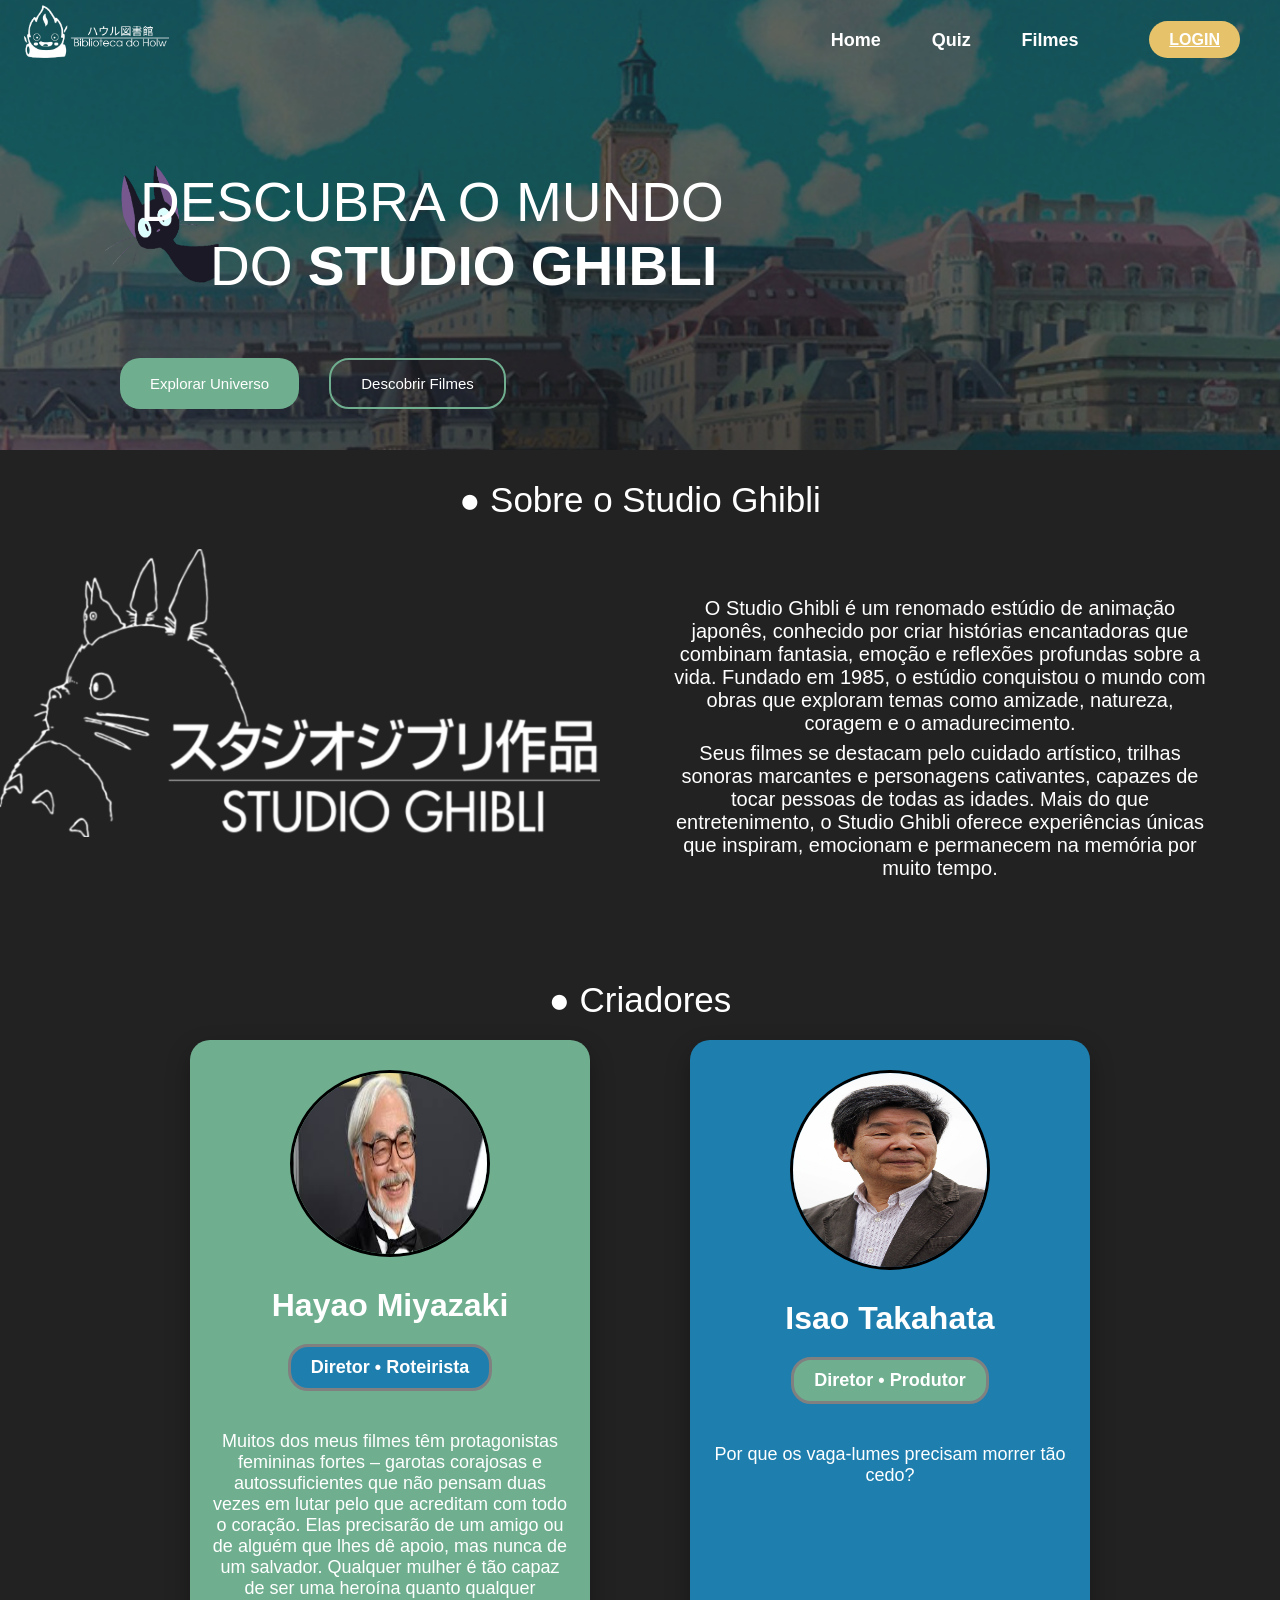
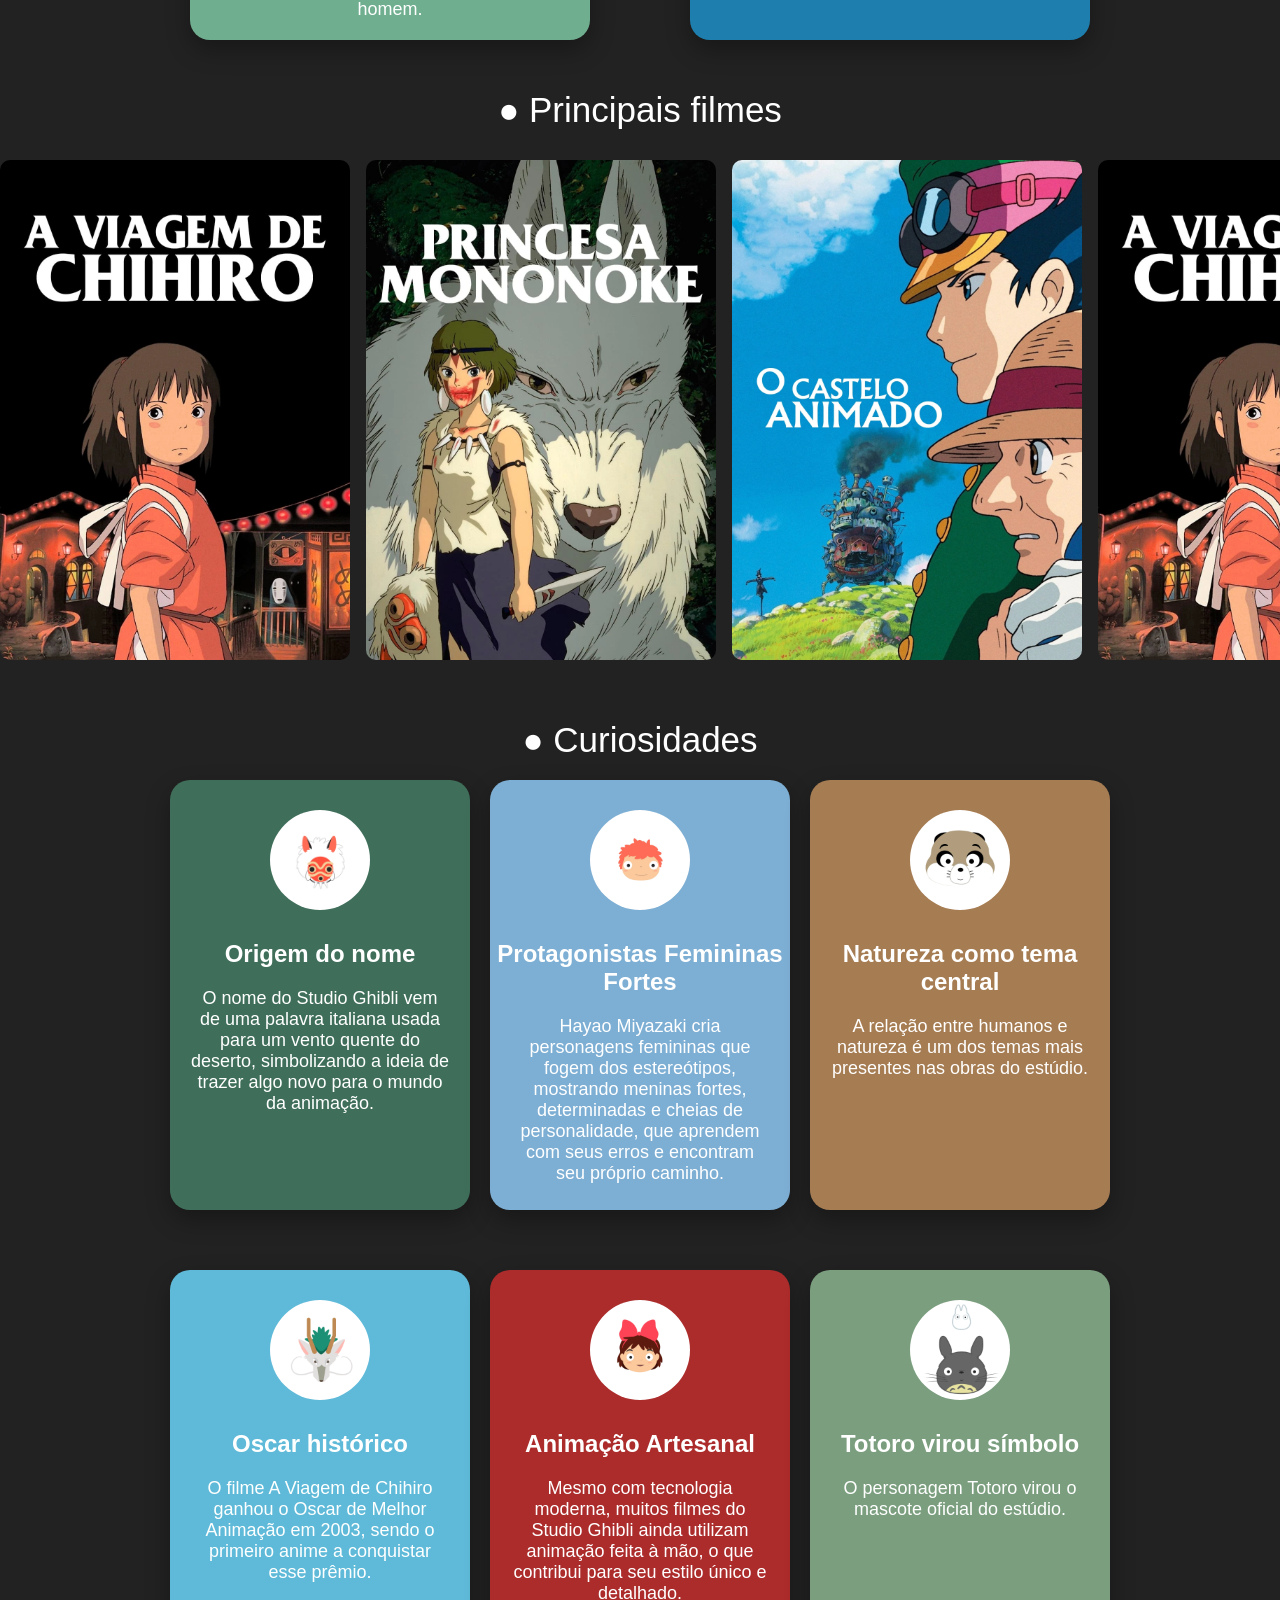
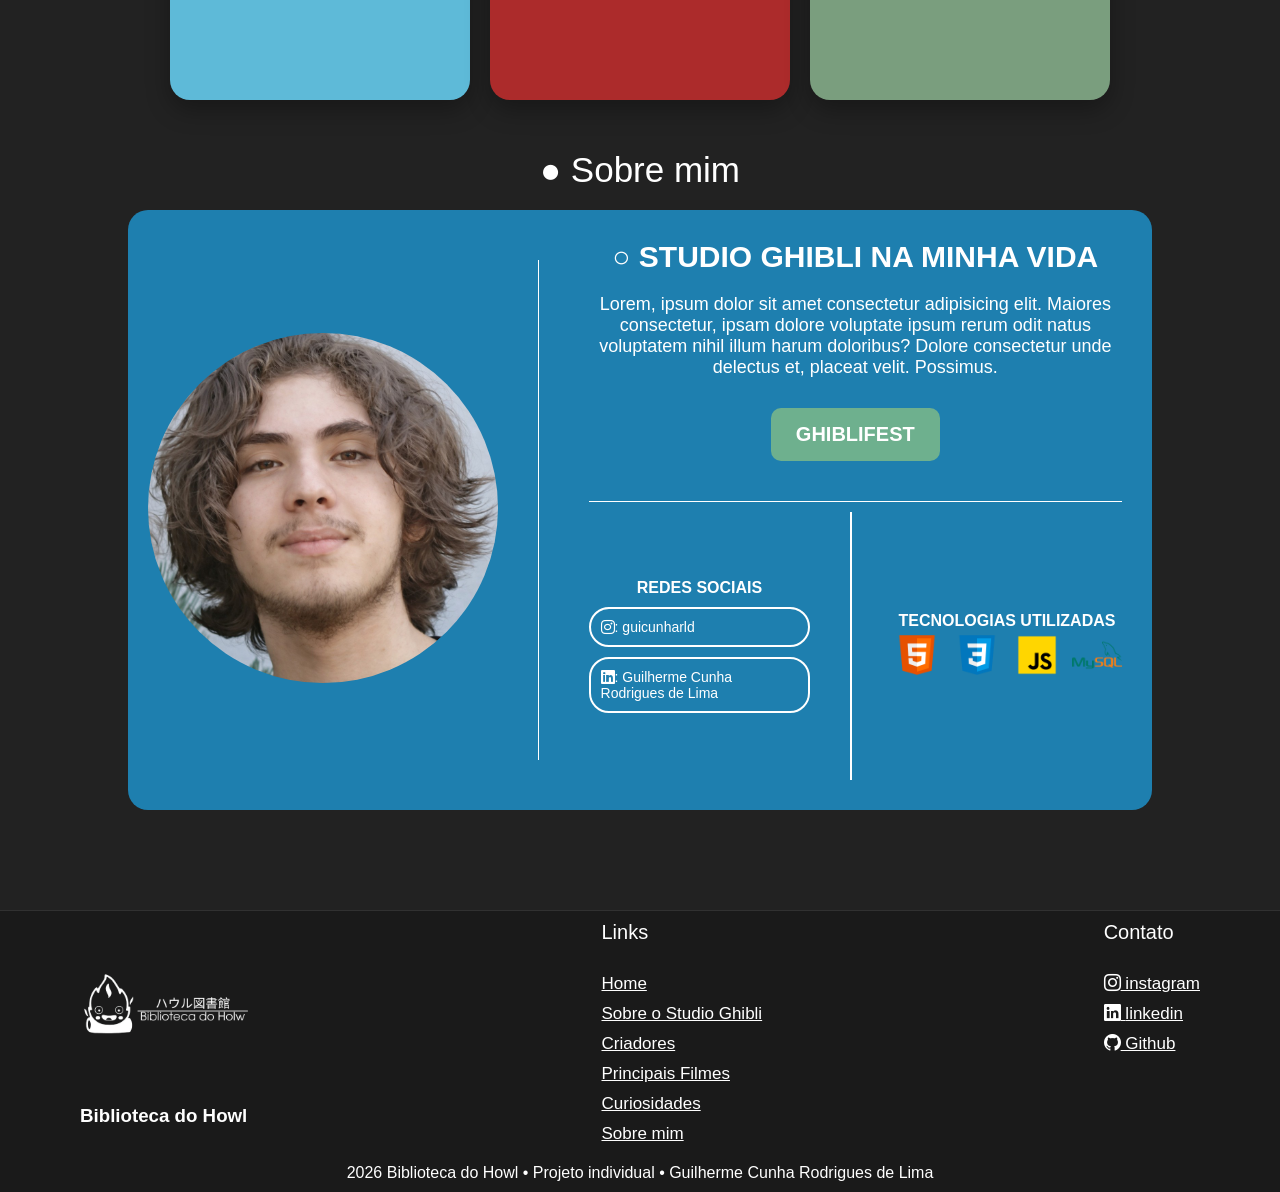
<file: Front-End/index.html>
<!DOCTYPE html>
<html lang="pt-br">
    <head>
        <meta charset="UTF-8" />
        <meta name="viewport" content="width=device-width, initial-scale=1.0" />
        <link rel="stylesheet" href="./css/home.css" />
        <link rel="stylesheet" href="./css/nav.css" />
        <link
            rel="stylesheet"
            href="https://cdn.jsdelivr.net/npm/bootstrap-icons@1.13.1/font/bootstrap-icons.min.css"
        />
        <title>Biblioteca do Howl</title>
    </head>
    <body>
        <div class="div_container">
            <div class="div_carrousel">
                <div
                    class="div_card"
                    style="background-image: url(./assets/fundo.png)"
                ></div>

                <div class="div_navbar">
                    <div class="div_logo">
                        <img
                            src="./assets/LogoB.png"
                            alt="logo Biblioteca do Howl"
                            class="logoImg"
                        />
                    </div>

                    <nav class="navbar">
                        <div class="btn_links">
                            <a class="link ativo">Home</a>
                            <a class="link">Quiz</a>
                            <a class="link">Filmes</a>
                        </div>

                        <div class="btn_login">
                            <a class="link login" href="login.html">LOGIN</a>
                        </div>
                    </nav>
                </div>

                <div class="txt_p">
                    <p>DESCUBRA O MUNDO</p>
                    <img src="./assets/JIJI.png" alt="" class="img_jiji" />
                    <p class="txt_p2">DO <b>STUDIO GHIBLI</b></p>
                </div>

                <div class="div_btns">
                    <button class="btn_explorar">Explorar Universo</button>
                    <button class="btn_filmes"><p>Descobrir Filmes</p></button>
                </div>
            </div>

            <div class="main">
                <div class="titulo">
                    <span>● Sobre o Studio Ghibli</span>
                </div>

                <div class="div_sobreStudio">
                    <div>
                        <img
                            src="./assets/ghibli.png"
                            alt=""
                            class="img_sobreStudio"
                        />
                    </div>

                    <div class="div_textoSobreStudio">
                        <p class="p_sobreStudio">
                            O Studio Ghibli é um renomado estúdio de animação
                            japonês, conhecido por criar histórias encantadoras
                            que combinam fantasia, emoção e reflexões profundas
                            sobre a vida. Fundado em 1985, o estúdio conquistou
                            o mundo com obras que exploram temas como amizade,
                            natureza, coragem e o amadurecimento.
                        </p>
                        <p class="p_sobreStudio">
                            Seus filmes se destacam pelo cuidado artístico,
                            trilhas sonoras marcantes e personagens cativantes,
                            capazes de tocar pessoas de todas as idades. Mais do
                            que entretenimento, o Studio Ghibli oferece
                            experiências únicas que inspiram, emocionam e
                            permanecem na memória por muito tempo.
                        </p>
                    </div>
                </div>

                <div class="titulo">
                    <span>● Criadores</span>
                </div>

                <div class="div_containerCriadores">
                    <div class="div_criadores">
                        <div class="div_cardCriadores miyazaki">
                            <img src="./assets/miyazaki.jpg" alt="" />
                            <h1>Hayao Miyazaki</h1>
                            <span>Diretor • Roteirista</span>
                            <p>
                                Muitos dos meus filmes têm protagonistas
                                femininas fortes – garotas corajosas e
                                autossuficientes que não pensam duas vezes em
                                lutar pelo que acreditam com todo o coração.
                                Elas precisarão de um amigo ou de alguém que
                                lhes dê apoio, mas nunca de um salvador.
                                Qualquer mulher é tão capaz de ser uma heroína
                                quanto qualquer homem.
                            </p>
                        </div>

                        <div class="div_cardCriadores Takahata">
                            <img src="./assets/takahata.jpg" alt="" />
                            <h1>Isao Takahata</h1>
                            <span>Diretor • Produtor</span>
                            <p>
                                ⁠Por que os vaga-lumes precisam morrer tão cedo?
                            </p>
                        </div>
                    </div>
                </div>

                <div class="titulo">
                    <span>● Principais filmes</span>
                </div>

                <div class="div_carrouselImg">
                    <div class="div_cardsFilmes">
                        <div
                            class="div_cardFilme"
                            style="
                                background-image: url(./assets/Viagem_de_Chihiro_capa.webp);
                            "
                        >
                            <button>DESCUBRA MAIS SOBRE</button>
                        </div>

                        <div
                            class="div_cardFilme"
                            style="
                                background-image: url(./assets/Princesa_Mononoke.webp);
                            "
                        >
                            <button>DESCUBRA MAIS SOBRE</button>
                        </div>

                        <div
                            class="div_cardFilme"
                            style="
                                background-image: url(./assets/CasteloAnimado.webp);
                            "
                        >
                            <button>DESCUBRA MAIS SOBRE</button>
                        </div>

                        <div
                            class="div_cardFilme"
                            style="
                                background-image: url(./assets/Viagem_de_Chihiro_capa.webp);
                            "
                        >
                            <button>DESCUBRA MAIS SOBRE</button>
                        </div>

                        <div
                            class="div_cardFilme"
                            style="
                                background-image: url(./assets/Princesa_Mononoke.webp);
                            "
                        >
                            <button>DESCUBRA MAIS SOBRE</button>
                        </div>

                        <div
                            class="div_cardFilme"
                            style="
                                background-image: url(./assets/CasteloAnimado.webp);
                            "
                        >
                            <button>DESCUBRA MAIS SOBRE</button>
                        </div>
                    </div>

                    <div aria-hidden class="div_cardsFilmes">
                        <div
                            class="div_cardFilme"
                            style="
                                background-image: url(./assets/Viagem_de_Chihiro_capa.webp);
                            "
                        >
                            <button>DESCUBRA MAIS SOBRE</button>
                        </div>

                        <div
                            class="div_cardFilme"
                            style="
                                background-image: url(./assets/Princesa_Mononoke.webp);
                            "
                        >
                            <button>DESCUBRA MAIS SOBRE</button>
                        </div>

                        <div
                            class="div_cardFilme"
                            style="
                                background-image: url(./assets/CasteloAnimado.webp);
                            "
                        >
                            <button>DESCUBRA MAIS SOBRE</button>
                        </div>

                        <div
                            class="div_cardFilme"
                            style="
                                background-image: url(./assets/Viagem_de_Chihiro_capa.webp);
                            "
                        >
                            <button>DESCUBRA MAIS SOBRE</button>
                        </div>

                        <div
                            class="div_cardFilme"
                            style="
                                background-image: url(./assets/Princesa_Mononoke.webp);
                            "
                        >
                            <button>DESCUBRA MAIS SOBRE</button>
                        </div>

                        <div
                            class="div_cardFilme"
                            style="
                                background-image: url(./assets/CasteloAnimado.webp);
                            "
                        >
                            <button>DESCUBRA MAIS SOBRE</button>
                        </div>
                    </div>
                </div>

                <div class="titulo">
                    <span>● Curiosidades</span>
                </div>

                <div class="div_containerCuriosidade">
                    <div class="div_Curiosidade">
                        <div class="div_cardCuriosidade mononokeIcon">
                            <img src="./assets/mononokeIcon.jpg" alt="" />
                            <h2>Origem do nome</h2>

                            <p>
                                O nome do Studio Ghibli vem de uma palavra
                                italiana usada para um vento quente do deserto,
                                simbolizando a ideia de trazer algo novo para o
                                mundo da animação.
                            </p>
                        </div>

                        <div class="div_cardCuriosidade PonyoIcon">
                            <img src="./assets/PonyoIcon.webp" alt="" />
                            <h2>Protagonistas Femininas Fortes</h2>

                            <p>
                                Hayao Miyazaki cria personagens femininas que
                                fogem dos estereótipos, mostrando meninas
                                fortes, determinadas e cheias de personalidade,
                                que aprendem com seus erros e encontram seu
                                próprio caminho.
                            </p>
                        </div>

                        <div class="div_cardCuriosidade pomPoko">
                            <img src="./assets/pomPoko.webp" alt="" />
                            <h2>Natureza como tema central</h2>

                            <p>
                                A relação entre humanos e natureza é um dos
                                temas mais presentes nas obras do estúdio.
                            </p>
                        </div>

                        <div class="div_cardCuriosidade HakuIcon">
                            <img src="./assets/HakuIcon.webp" alt="" />
                            <h2>Oscar histórico</h2>

                            <p>
                                O filme A Viagem de Chihiro ganhou o Oscar de
                                Melhor Animação em 2003, sendo o primeiro anime
                                a conquistar esse prêmio.
                            </p>
                        </div>

                        <div class="div_cardCuriosidade KikiIcon">
                            <img src="./assets/KikiIcon.webp" alt="" />
                            <h2>Animação Artesanal</h2>
                            <p>
                                Mesmo com tecnologia moderna, muitos filmes do
                                Studio Ghibli ainda utilizam animação feita à
                                mão, o que contribui para seu estilo único e
                                detalhado.
                            </p>
                        </div>

                        <div class="div_cardCuriosidade totoroIcon">
                            <img src="./assets/totoro.webp" alt="" />
                            <h2>Totoro virou símbolo</h2>

                            <p>
                                O personagem Totoro virou o mascote oficial do
                                estúdio.
                            </p>
                        </div>
                    </div>
                </div>

                <div class="titulo">
                    <span>● Sobre mim</span>
                </div>

                <div class="div_contSobreMim">
                    <div class="div_sobreMim">
                        <div class="div_imgSobreMim">
                            <img src="./assets/fotoSobre.jpeg" alt="" />
                        </div>

                        <div class="linha"></div>

                        <div class="div_conteudoSobreMim">
                            <h2 class="span_sobreMim">
                                ○ STUDIO GHIBLI NA MINHA VIDA
                            </h2>
                            <p class="p_sobreMim">
                                Lorem, ipsum dolor sit amet consectetur
                                adipisicing elit. Maiores consectetur, ipsam
                                dolore voluptate ipsum rerum odit natus
                                voluptatem nihil illum harum doloribus? Dolore
                                consectetur unde delectus et, placeat velit.
                                Possimus.
                            </p>

                            <button class="btn_ghibliFest">GHIBLIFEST</button>

                            <div class="linhaH"></div>

                            <div class="div_conteudoBaixoSobre">
                                <div class="div_redeSocial">
                                    <h4>REDES SOCIAIS</h4>
                                    <div class="div_caixaRedeSocial">
                                        <i class="bi bi-instagram"></i>:
                                        guicunharld
                                    </div>
                                    <div class="div_caixaRedeSocial">
                                        <i class="bi bi-linkedin"></i>:
                                        Guilherme Cunha Rodrigues de Lima
                                    </div>
                                </div>

                                <div class="linhaP"></div>

                                <div class="div_tecnologias">
                                    <h4>TECNOLOGIAS UTILIZADAS</h4>

                                    <div class="div_tecnologiasImg">
                                        <img
                                            src="./assets/html.png"
                                            alt=""
                                            class="img_tecnologias"
                                        />
                                        <img
                                            src="./assets/Css.png"
                                            alt=""
                                            class="img_tecnologias"
                                        />
                                        <img
                                            src="./assets/Js.png"
                                            alt=""
                                            class="img_tecnologias"
                                        />
                                        <img
                                            src="./assets/Mysql.png"
                                            alt=""
                                            class="img_tecnologias"
                                        />
                                    </div>
                                </div>
                            </div>
                        </div>
                    </div>
                </div>

                <div class="div_containerFooter">
                    <div class="div_footer">
                        <div class="div_conteudoCimaFooter">
                            <div class="div_logoFooter">
                                <img src="./assets/LogoB.png" alt="" />
                                <h3>Biblioteca do Howl</h3>
                            </div>

                            <div class="div_linksFooter">
                                <p>Links</p>
                                <a href="">Home</a>
                                <a href="">Sobre o Studio Ghibli</a>
                                <a href="">Criadores</a>
                                <a href="">Principais Filmes</a>
                                <a href="">Curiosidades</a>
                                <a href="">Sobre mim</a>
                            </div>

                            <div class="div_contatoFooter">
                                <p>Contato</p>
                                <a href="">
                                    <i class="bi bi-instagram"></i> instagram</a
                                >
                                <a href=""
                                    ><i class="bi bi-linkedin"> </i> linkedin</a
                                >
                                <a href="">
                                    <i class="bi bi-github"></i> Github</a
                                >
                            </div>
                        </div>
                       
                        <div class="div_conteudoBaixoFooter">
                            <p>2026 Biblioteca do Howl • Projeto individual • Guilherme Cunha Rodrigues de Lima</p>
                        </div>
                    </div>
                </div>
            </div>
        </div>
    </body>
</html>
</file>
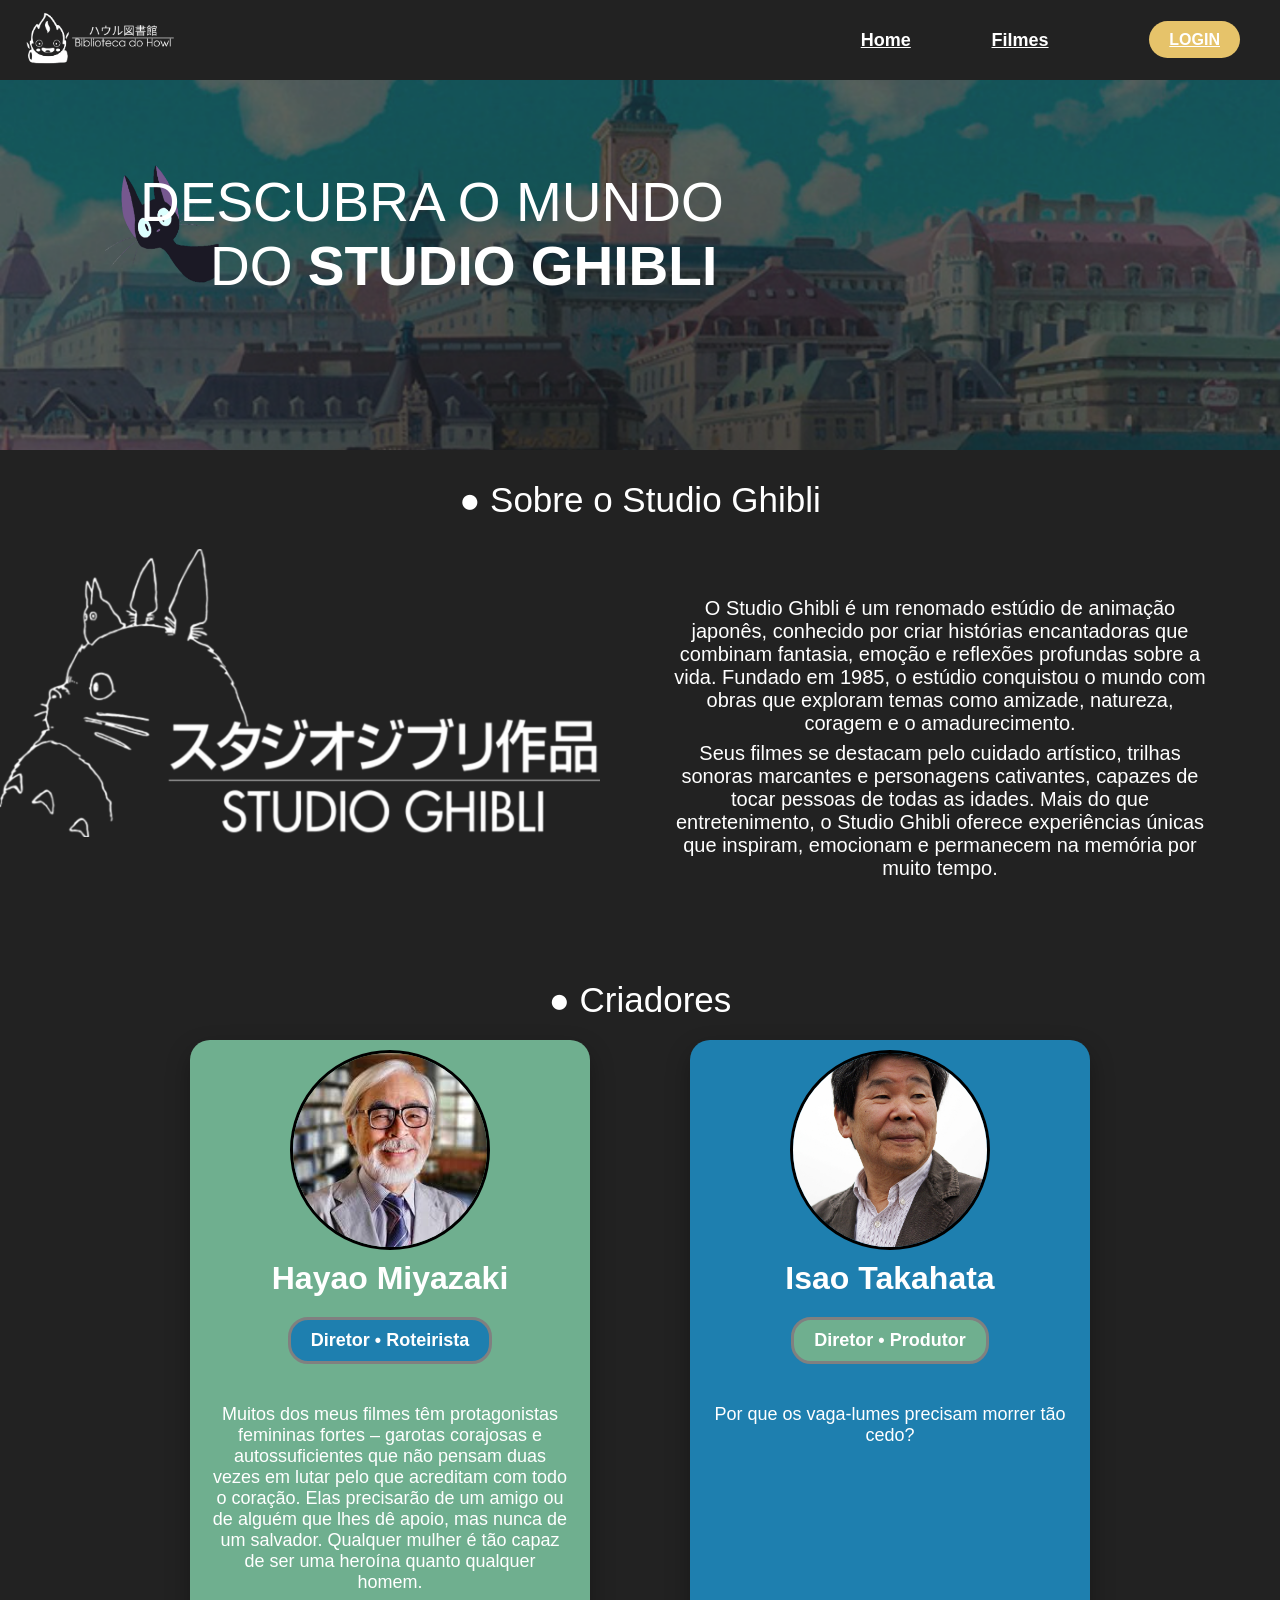
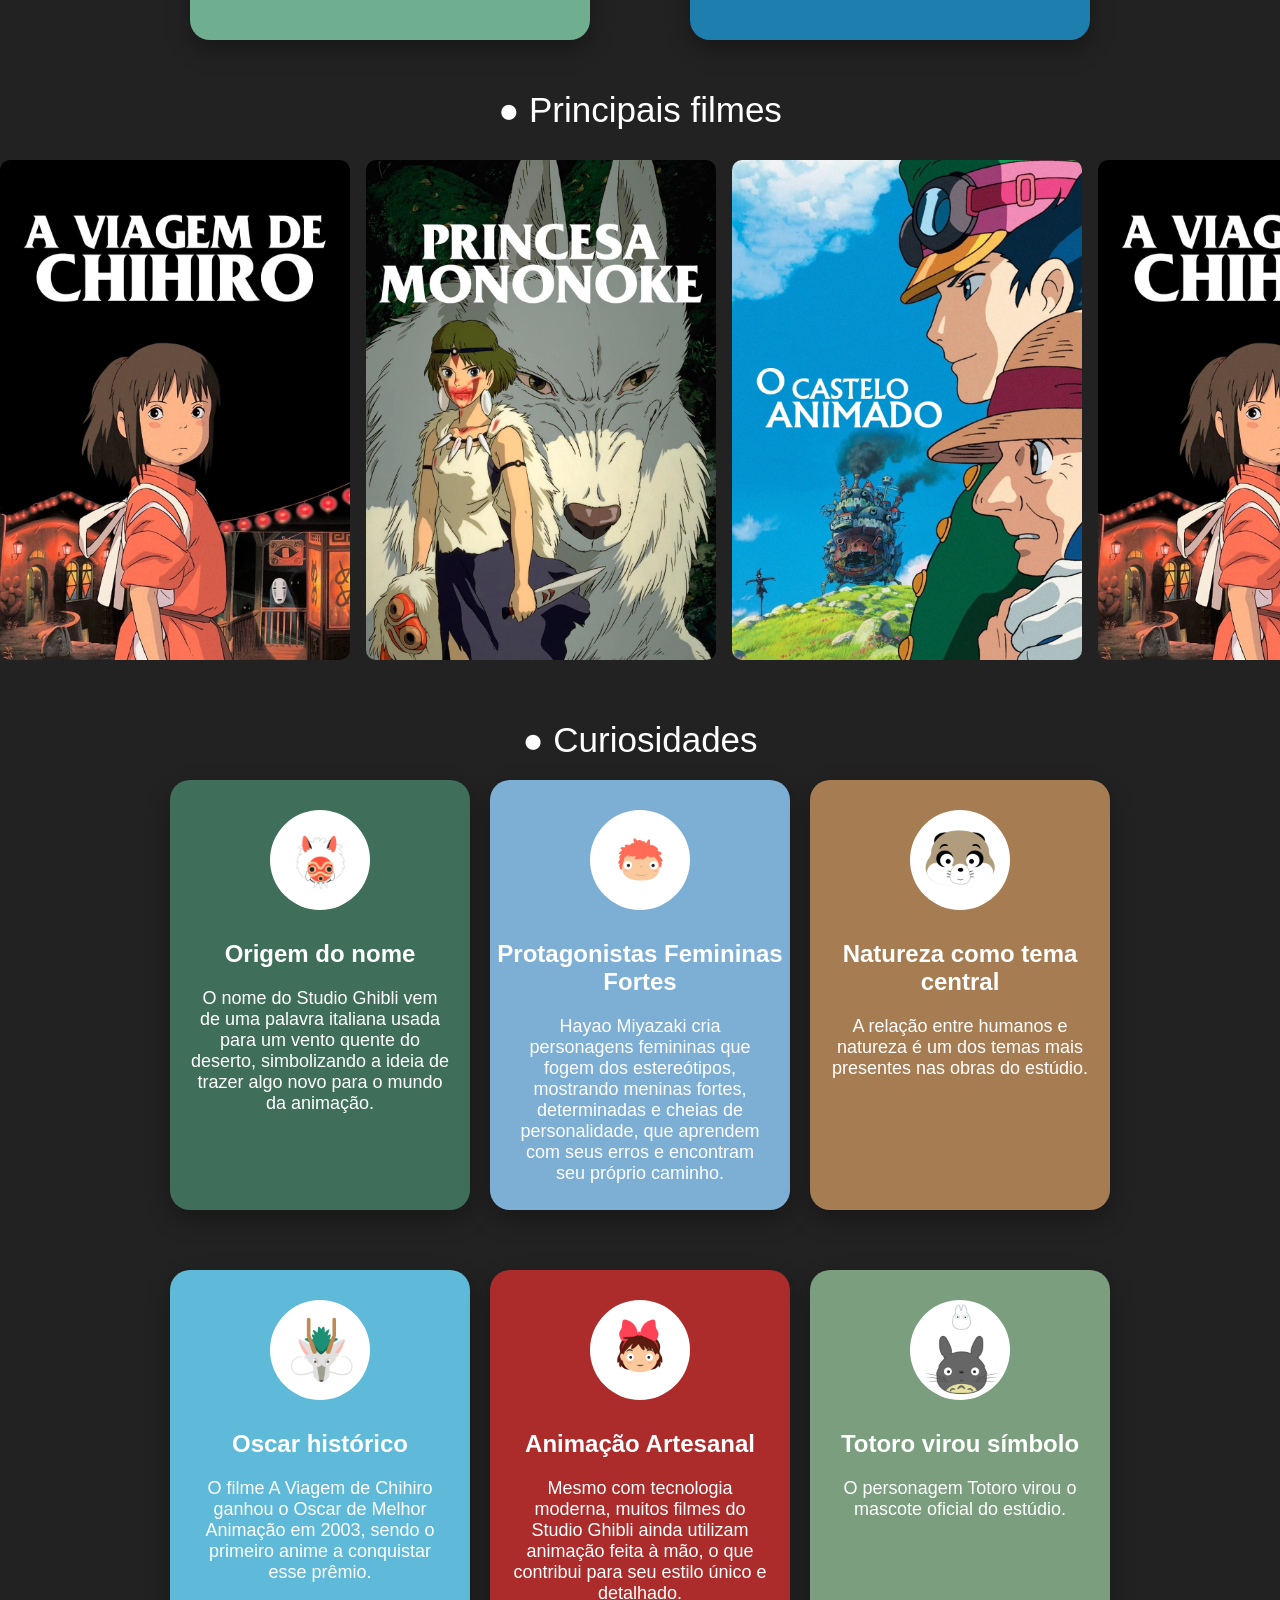
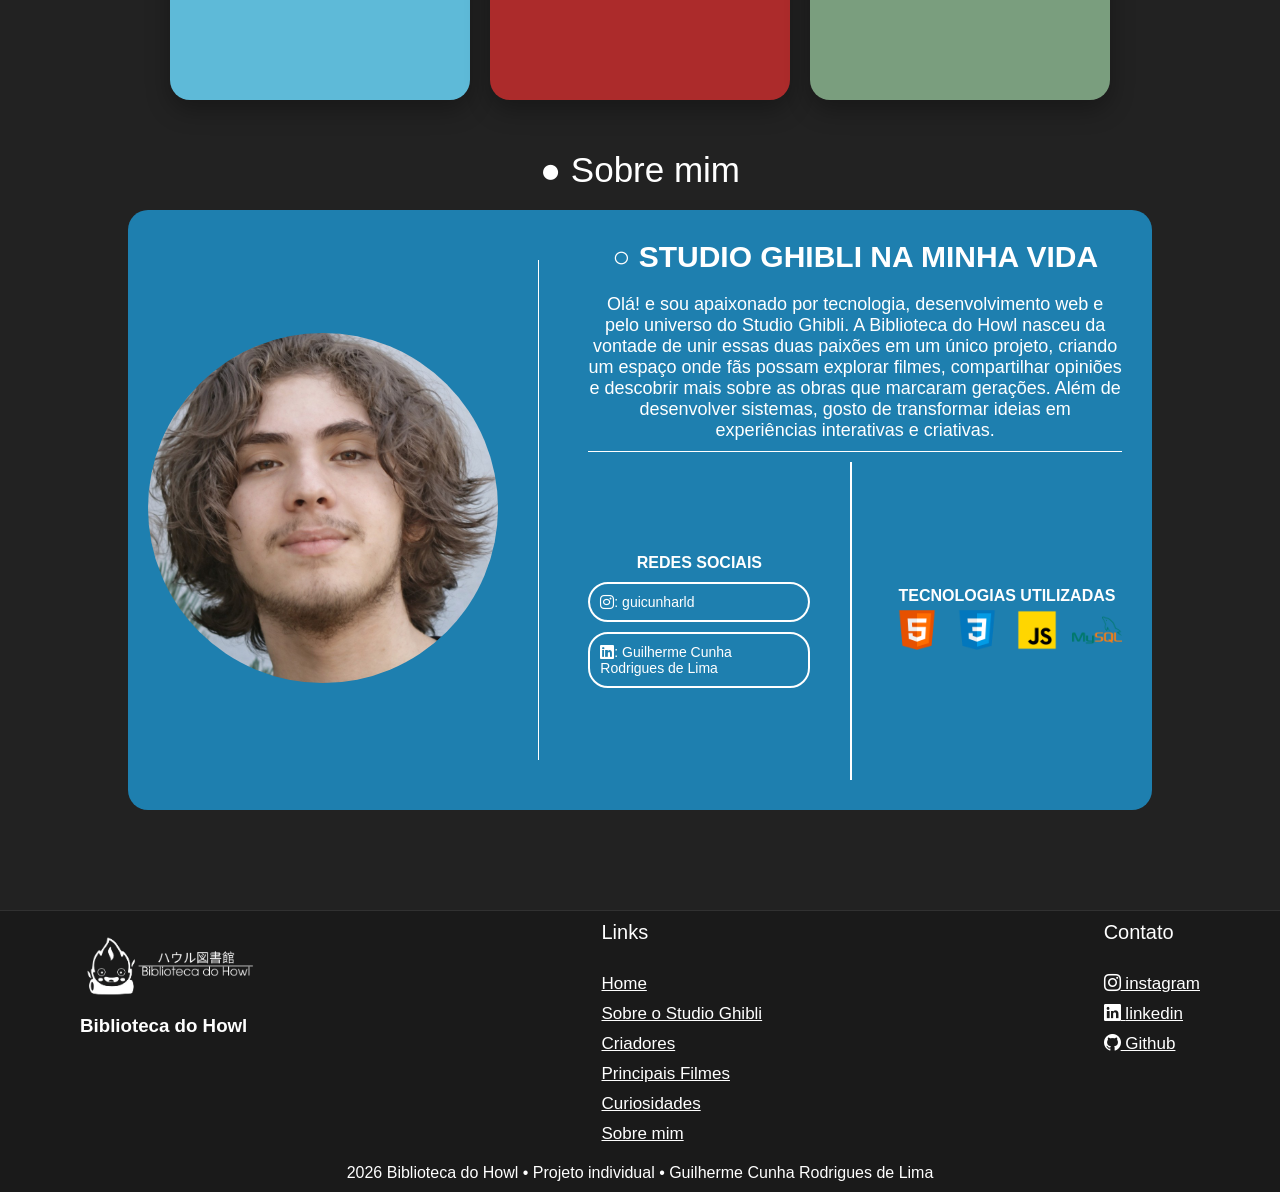
<file: public/index.html>
<!DOCTYPE html>
<html lang="pt-br">
    <head>
        <meta charset="UTF-8" />
        <meta name="viewport" content="width=device-width, initial-scale=1.0" />
        <link rel="stylesheet" href="./css/home.css" />
        <link rel="stylesheet" href="./css/nav.css" />
        <link
            rel="stylesheet"
            href="https://cdn.jsdelivr.net/npm/bootstrap-icons@1.13.1/font/bootstrap-icons.min.css"
        />
        <title>Biblioteca do Howl</title>
    </head>
    <body>
        <div class="div_container">
            <div class="div_carrousel">
                <div
                    class="div_card"
                    style="background-image: url(./assets/fundo.png)"
                ></div>

                <div id="navbar"></div>

                <div class="txt_p">
                    <p>DESCUBRA O MUNDO</p>
                    <img src="./assets/JIJI.png" alt="" class="img_jiji" />
                    <p class="txt_p2">DO <b>STUDIO GHIBLI</b></p>
                </div>
            </div>

            <div class="main">
                <div class="titulo">
                    <span>● Sobre o Studio Ghibli</span>
                </div>

                <div class="div_sobreStudio">
                    <div>
                        <img
                            src="./assets/ghibli.png"
                            alt=""
                            class="img_sobreStudio"
                        />
                    </div>

                    <div class="div_textoSobreStudio">
                        <p class="p_sobreStudio">
                            O Studio Ghibli é um renomado estúdio de animação
                            japonês, conhecido por criar histórias encantadoras
                            que combinam fantasia, emoção e reflexões profundas
                            sobre a vida. Fundado em 1985, o estúdio conquistou
                            o mundo com obras que exploram temas como amizade,
                            natureza, coragem e o amadurecimento.
                        </p>
                        <p class="p_sobreStudio">
                            Seus filmes se destacam pelo cuidado artístico,
                            trilhas sonoras marcantes e personagens cativantes,
                            capazes de tocar pessoas de todas as idades. Mais do
                            que entretenimento, o Studio Ghibli oferece
                            experiências únicas que inspiram, emocionam e
                            permanecem na memória por muito tempo.
                        </p>
                    </div>
                </div>

                <div class="titulo">
                    <span>● Criadores</span>
                </div>

                <div class="div_containerCriadores">
                    <div class="div_criadores">
                        <div class="div_cardCriadores miyazaki">
                            <img src="./assets/miyazaki.jpg" alt="" />
                            <h1>Hayao Miyazaki</h1>
                            <span>Diretor • Roteirista</span>
                            <p>
                                Muitos dos meus filmes têm protagonistas
                                femininas fortes – garotas corajosas e
                                autossuficientes que não pensam duas vezes em
                                lutar pelo que acreditam com todo o coração.
                                Elas precisarão de um amigo ou de alguém que
                                lhes dê apoio, mas nunca de um salvador.
                                Qualquer mulher é tão capaz de ser uma heroína
                                quanto qualquer homem.
                            </p>
                        </div>

                        <div class="div_cardCriadores Takahata">
                            <img src="./assets/takahata.jpg" alt="" />
                            <h1>Isao Takahata</h1>
                            <span>Diretor • Produtor</span>
                            <p>
                                ⁠Por que os vaga-lumes precisam morrer tão cedo?
                            </p>
                        </div>
                    </div>
                </div>

                <div class="titulo">
                    <span>● Principais filmes</span>
                </div>

                <div class="div_carrouselImg">
                    <div class="div_cardsFilmes">
                        <div
                            class="div_cardFilme"
                            style="
                                background-image: url(./assets/Viagem_de_Chihiro_capa.webp);
                            "
                        >
                            <a href="./filmes.html"
                                ><button>DESCUBRA MAIS SOBRE</button></a
                            >
                        </div>

                        <div
                            class="div_cardFilme"
                            style="
                                background-image: url(./assets/Princesa_Mononoke.webp);
                            "
                        >
                            <a href="./filmes.html"
                                ><button>DESCUBRA MAIS SOBRE</button></a
                            >
                        </div>

                        <div
                            class="div_cardFilme"
                            style="
                                background-image: url(./assets/CasteloAnimado.webp);
                            "
                        >
                            <a href="./filmes.html"
                                ><button>DESCUBRA MAIS SOBRE</button></a
                            >
                        </div>

                        <div
                            class="div_cardFilme"
                            style="
                                background-image: url(./assets/Viagem_de_Chihiro_capa.webp);
                            "
                        >
                            <a href="./filmes.html"
                                ><button>DESCUBRA MAIS SOBRE</button></a
                            >
                        </div>

                        <div
                            class="div_cardFilme"
                            style="
                                background-image: url(./assets/Princesa_Mononoke.webp);
                            "
                        >
                            <a href="./filmes.html"
                                ><button>DESCUBRA MAIS SOBRE</button></a
                            >
                        </div>

                        <div
                            class="div_cardFilme"
                            style="
                                background-image: url(./assets/CasteloAnimado.webp);
                            "
                        >
                            <a href="./filmes.html"
                                ><button>DESCUBRA MAIS SOBRE</button></a
                            >
                        </div>
                    </div>

                    <div aria-hidden class="div_cardsFilmes">
                        <div
                            class="div_cardFilme"
                            style="
                                background-image: url(./assets/Viagem_de_Chihiro_capa.webp);
                            "
                        >
                            <a href="./filmes.html"
                                ><button>DESCUBRA MAIS SOBRE</button></a
                            >
                        </div>

                        <div
                            class="div_cardFilme"
                            style="
                                background-image: url(./assets/Princesa_Mononoke.webp);
                            "
                        >
                            <a href="./filmes.html"
                                ><button>DESCUBRA MAIS SOBRE</button></a
                            >
                        </div>

                        <div
                            class="div_cardFilme"
                            style="
                                background-image: url(./assets/CasteloAnimado.webp);
                            "
                        >
                            <a href="./filmes.html"
                                ><button>DESCUBRA MAIS SOBRE</button></a
                            >
                        </div>

                        <div
                            class="div_cardFilme"
                            style="
                                background-image: url(./assets/Viagem_de_Chihiro_capa.webp);
                            "
                        >
                            <a href="./filmes.html"
                                ><button>DESCUBRA MAIS SOBRE</button></a
                            >
                        </div>

                        <div
                            class="div_cardFilme"
                            style="
                                background-image: url(./assets/Princesa_Mononoke.webp);
                            "
                        >
                            <a href="./filmes.html"
                                ><button>DESCUBRA MAIS SOBRE</button></a
                            >
                        </div>

                        <div
                            class="div_cardFilme"
                            style="
                                background-image: url(./assets/CasteloAnimado.webp);
                            "
                        >
                            <a href="./filmes.html"
                                ><button>DESCUBRA MAIS SOBRE</button></a
                            >
                        </div>
                    </div>
                </div>

                <div class="titulo">
                    <span>● Curiosidades</span>
                </div>

                <div class="div_containerCuriosidade">
                    <div class="div_Curiosidade">
                        <div class="div_cardCuriosidade mononokeIcon">
                            <img src="./assets/mononokeIcon.jpg" alt="" />
                            <h2>Origem do nome</h2>

                            <p>
                                O nome do Studio Ghibli vem de uma palavra
                                italiana usada para um vento quente do deserto,
                                simbolizando a ideia de trazer algo novo para o
                                mundo da animação.
                            </p>
                        </div>

                        <div class="div_cardCuriosidade PonyoIcon">
                            <img src="./assets/PonyoIcon.webp" alt="" />
                            <h2>Protagonistas Femininas Fortes</h2>

                            <p>
                                Hayao Miyazaki cria personagens femininas que
                                fogem dos estereótipos, mostrando meninas
                                fortes, determinadas e cheias de personalidade,
                                que aprendem com seus erros e encontram seu
                                próprio caminho.
                            </p>
                        </div>

                        <div class="div_cardCuriosidade pomPoko">
                            <img src="./assets/pomPoko.webp" alt="" />
                            <h2>Natureza como tema central</h2>

                            <p>
                                A relação entre humanos e natureza é um dos
                                temas mais presentes nas obras do estúdio.
                            </p>
                        </div>

                        <div class="div_cardCuriosidade HakuIcon">
                            <img src="./assets/HakuIcon.webp" alt="" />
                            <h2>Oscar histórico</h2>

                            <p>
                                O filme A Viagem de Chihiro ganhou o Oscar de
                                Melhor Animação em 2003, sendo o primeiro anime
                                a conquistar esse prêmio.
                            </p>
                        </div>

                        <div class="div_cardCuriosidade KikiIcon">
                            <img src="./assets/KikiIcon.webp" alt="" />
                            <h2>Animação Artesanal</h2>
                            <p>
                                Mesmo com tecnologia moderna, muitos filmes do
                                Studio Ghibli ainda utilizam animação feita à
                                mão, o que contribui para seu estilo único e
                                detalhado.
                            </p>
                        </div>

                        <div class="div_cardCuriosidade totoroIcon">
                            <img src="./assets/totoro.webp" alt="" />
                            <h2>Totoro virou símbolo</h2>

                            <p>
                                O personagem Totoro virou o mascote oficial do
                                estúdio.
                            </p>
                        </div>
                    </div>
                </div>

                <div class="titulo">
                    <span>● Sobre mim</span>
                </div>

                <div class="div_contSobreMim">
                    <div class="div_sobreMim">
                        <div class="div_imgSobreMim">
                            <img src="./assets/fotoSobre.jpeg" alt="" />
                        </div>

                        <div class="linha"></div>

                        <div class="div_conteudoSobreMim">
                            <h2 class="span_sobreMim">
                                ○ STUDIO GHIBLI NA MINHA VIDA
                            </h2>
                            <p class="p_sobreMim">
                                Olá! e sou apaixonado por
                                tecnologia, desenvolvimento web e pelo universo
                                do Studio Ghibli. A Biblioteca do Howl nasceu da
                                vontade de unir essas duas paixões em um único
                                projeto, criando um espaço onde fãs possam
                                explorar filmes, compartilhar opiniões e
                                descobrir mais sobre as obras que marcaram
                                gerações. Além de desenvolver sistemas, gosto de
                                transformar ideias em experiências interativas e
                                criativas.
                            </p>

                            <div class="linhaH"></div>

                            <div class="div_conteudoBaixoSobre">
                                <div class="div_redeSocial">
                                    <h4>REDES SOCIAIS</h4>
                                    <div class="div_caixaRedeSocial">
                                        <i class="bi bi-instagram"></i>:
                                        guicunharld
                                    </div>
                                    <div class="div_caixaRedeSocial">
                                        <i class="bi bi-linkedin"></i>:
                                        Guilherme Cunha Rodrigues de Lima
                                    </div>
                                </div>

                                <div class="linhaP"></div>

                                <div class="div_tecnologias">
                                    <h4>TECNOLOGIAS UTILIZADAS</h4>

                                    <div class="div_tecnologiasImg">
                                        <img
                                            src="./assets/html.png"
                                            alt=""
                                            class="img_tecnologias"
                                        />
                                        <img
                                            src="./assets/Css.png"
                                            alt=""
                                            class="img_tecnologias"
                                        />
                                        <img
                                            src="./assets/Js.png"
                                            alt=""
                                            class="img_tecnologias"
                                        />
                                        <img
                                            src="./assets/Mysql.png"
                                            alt=""
                                            class="img_tecnologias"
                                        />
                                    </div>
                                </div>
                            </div>
                        </div>
                    </div>
                </div>

                <div class="div_containerFooter">
                    <div class="div_footer">
                        <div class="div_conteudoCimaFooter">
                            <div class="div_logoFooter">
                                <img src="./assets/LogoB.png" alt="" />
                                <h3>Biblioteca do Howl</h3>
                            </div>

                            <div class="div_linksFooter">
                                <p>Links</p>
                                <a href="">Home</a>
                                <a href="">Sobre o Studio Ghibli</a>
                                <a href="">Criadores</a>
                                <a href="">Principais Filmes</a>
                                <a href="">Curiosidades</a>
                                <a href="">Sobre mim</a>
                            </div>

                            <div class="div_contatoFooter">
                                <p>Contato</p>
                                <a href="">
                                    <i class="bi bi-instagram"></i> instagram</a
                                >
                                <a href=""
                                    ><i class="bi bi-linkedin"> </i> linkedin</a
                                >
                                <a href="">
                                    <i class="bi bi-github"></i> Github</a
                                >
                            </div>
                        </div>

                        <div class="div_conteudoBaixoFooter">
                            <p>
                                2026 Biblioteca do Howl • Projeto individual •
                                Guilherme Cunha Rodrigues de Lima
                            </p>
                        </div>
                    </div>
                </div>
            </div>
        </div>

        <script src="./JS/global.js"></script>
    </body>
</html>
</file>
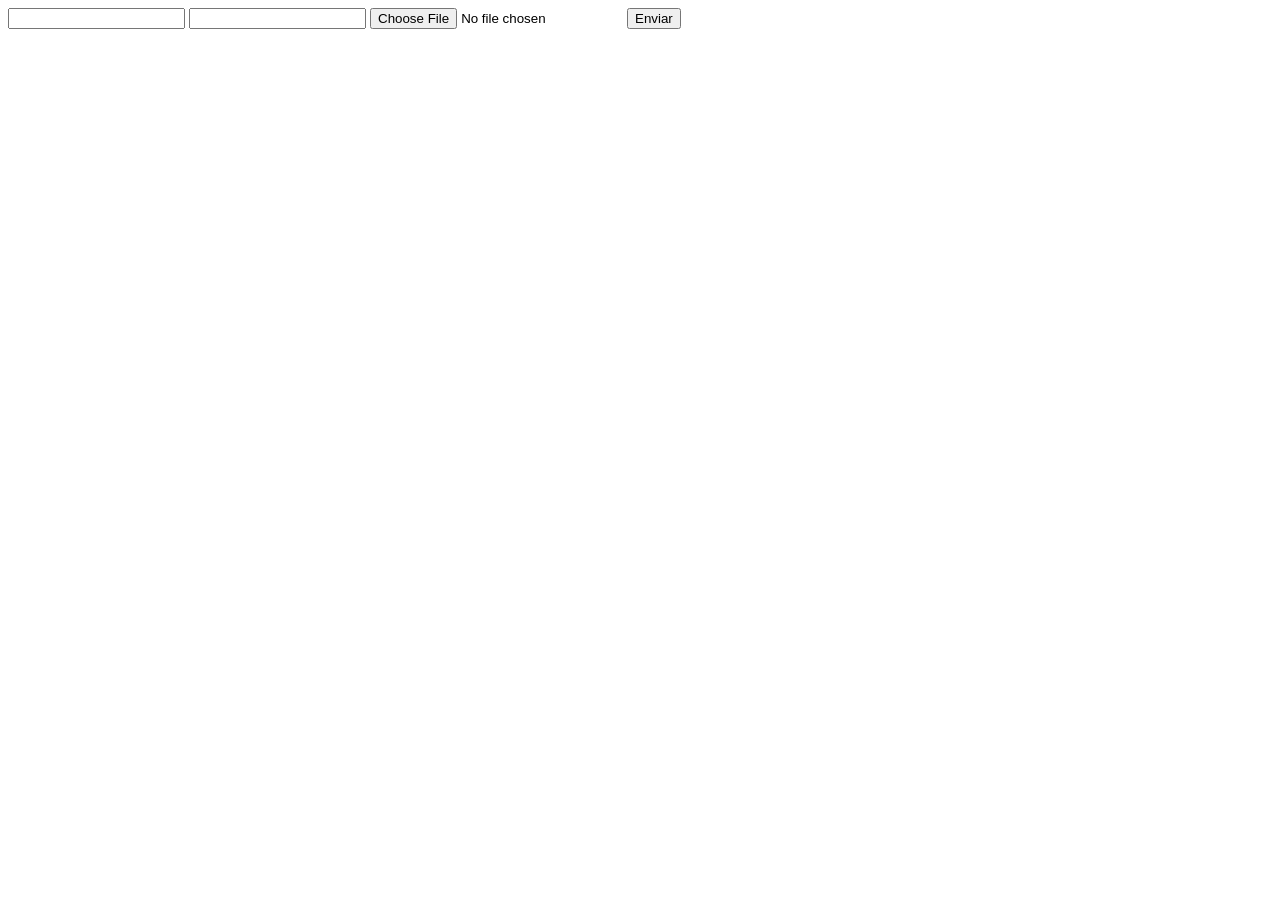
<file: DOCUMENTOS_DE_APOIO/exemplo_de_upload_de_arquivo/public/index.html>
<!DOCTYPE html>
<html lang="en">

<head>
  <meta charset="UTF-8">
  <meta http-equiv="X-UA-Compatible" content="IE=edge">
  <meta name="viewport" content="width=device-width, initial-scale=1.0">
  <title>Upload</title>
</head>

<body>

  <div>
    <input name="nome" id="nome" type="text" />
    <input name="email" id="email" type="url" />
    <input name="foto" id="foto" type="file" />
    <button onclick="enviar()">Enviar</button>
  </div>

  <div id="container"></div>
</body>

</html>

<script>
  function enviar() {
    const formData = new FormData();
    formData.append('foto', foto.files[0])
    formData.append('nome', nome.value)
    formData.append('email', email.value)

    fetch("/usuarios/cadastro", {
      method: "POST",
      body: formData
    })
      .then(res => {
        window.location = "./perfil.html"
      })
      .catch(err => {
        console.log(err);
      })
  }
</script>
</file>
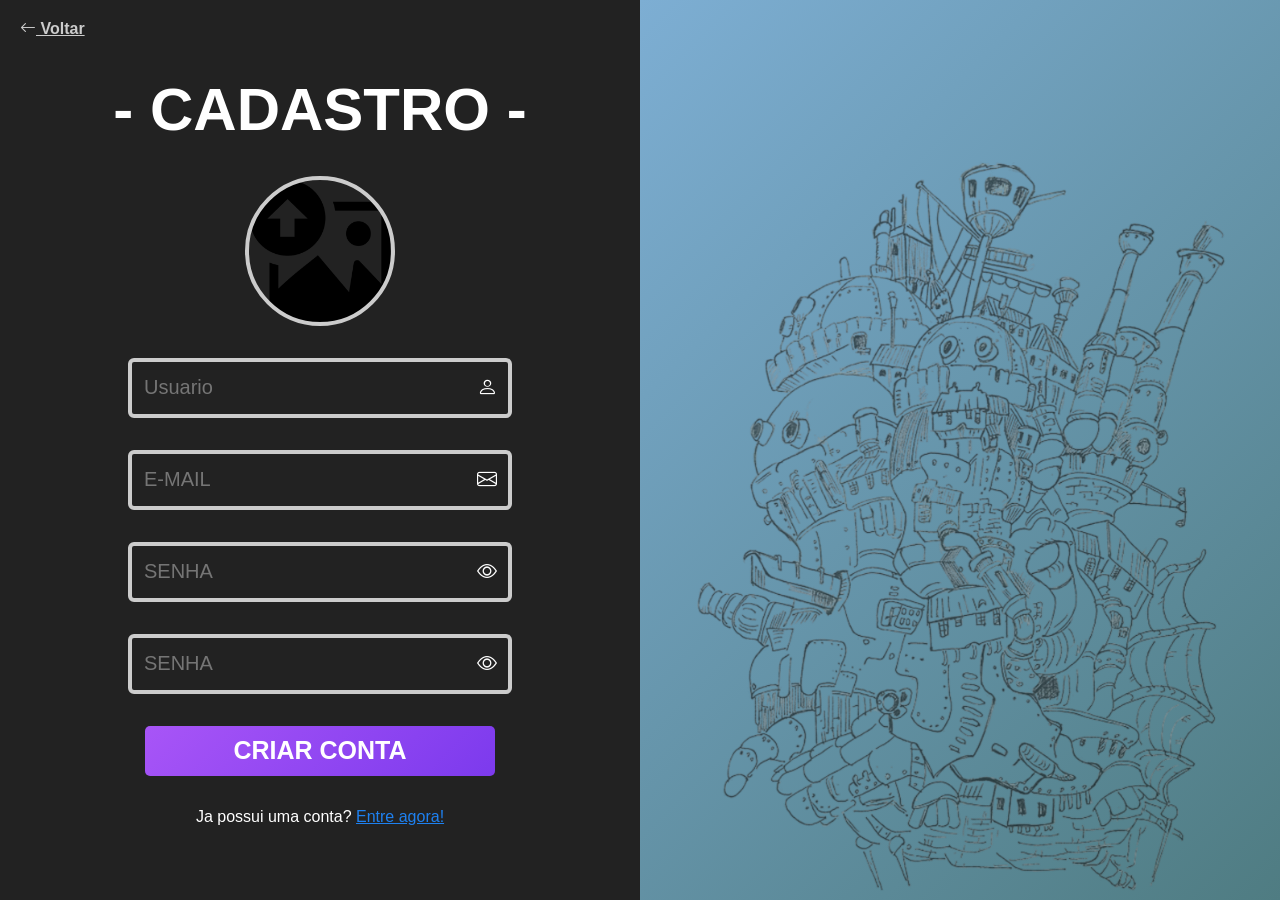
<file: Front-End/cadastro.html>
<!DOCTYPE html>
<html lang="en">
    <head>
        <meta charset="UTF-8" />
        <meta name="viewport" content="width=device-width, initial-scale=1.0" />
        <link rel="stylesheet" href="./css/cadastro.css" />
        <link
            rel="stylesheet"
            href="https://cdn.jsdelivr.net/npm/bootstrap-icons@1.13.1/font/bootstrap-icons.min.css"
        />
        <title>Cadastro - Biblioteca do Howl</title>
    </head>
    <body>
        <div class="div_container">
            <div class="div_esquerda">
                <a href="index.html" class="btn_voltar">
                    <i class="bi bi-arrow-left"></i> Voltar
                </a>
                <h1 class="titulo">- CADASTRO -</h1>

                <div class="inputBox foto">
                    
                    <label for="iptFoto" class="custom-file"><input type="file" id="iptFoto"  /></label>
                   

                </div>
                
                <div class="inputBox">
                    <input type="text" placeholder="Usuario" />
                    <span class="icon"><i class="bi bi-person"></i></span>
                </div>

                <div class="inputBox">
                    <input type="email" placeholder="E-MAIL" />
                    <span class="icon"> <i class="bi bi-envelope"></i></span>
                </div>

                <div class="inputBox">
                    <input type="password" placeholder="SENHA" />
                    <span class="icon"><i class="bi bi-eye"></i></span>
                </div>

                <div class="inputBox">
                    <input type="password" placeholder="SENHA" />
                    <span class="icon"><i class="bi bi-eye"></i></span>
                </div>

                <button class="btn_entrar">CRIAR CONTA</button>

                <p>Ja possui uma conta? <a href="login.html">Entre agora!</a></p>
            </div>

            <div class="div_direita">
     
                <img src="./assets/casteloAnimadoFundo.png" class="CasteloAnimado" alt="" />
            </div>
        </div>
    </body>
</html>
</file>
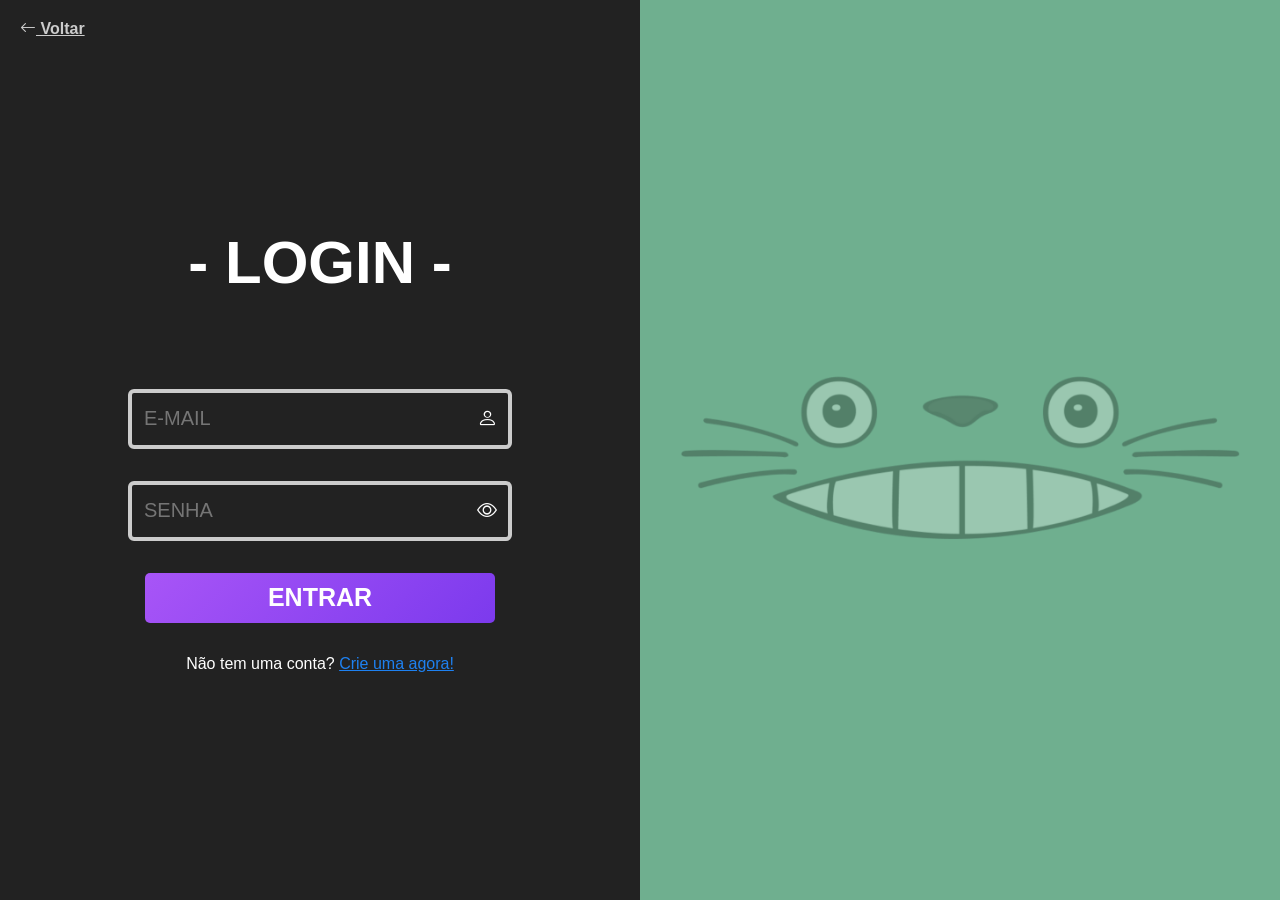
<file: Front-End/login.html>
<!DOCTYPE html>
<html lang="en">
    <head>
        <meta charset="UTF-8" />
        <meta name="viewport" content="width=device-width, initial-scale=1.0" />
        <link rel="stylesheet" href="./css/login.css" />
        <link
            rel="stylesheet"
            href="https://cdn.jsdelivr.net/npm/bootstrap-icons@1.13.1/font/bootstrap-icons.min.css"
        />
        <title>Login - Biblioteca do Howl</title>
    </head>
    <body>
        <div class="div_container">
            <div class="div_esquerda">
                <a href="index.html" class="btn_voltar">
                    <i class="bi bi-arrow-left"></i> Voltar
                </a>
                <h1 class="titulo">- LOGIN -</h1>

                <div class="inputBox">
                    <input type="email" placeholder="E-MAIL" />
                    <span class="icon"><i class="bi bi-person"></i></span>
                </div>

                <div class="inputBox">
                    <input type="password" placeholder="SENHA" />
                    <span class="icon"><i class="bi bi-eye"></i></span>
                </div>

                <button class="btn_entrar">ENTRAR</button>

                <p>Não tem uma conta? <a href="cadastro.html">Crie uma agora!</a></p>
            </div>

            <div class="div_direita">
                <img src="./assets/totoroSorriso.png" class="totoro" alt="" />
            </div>
        </div>
    </body>
</html>
</file>
<file: Front-End/css/home.css>
/* ----------- RESETS BASICOS -----------  */
* {
    margin: 0;
    padding: 0;
    box-sizing: border-box;
    font-family: "ITC Avant Garde Gothic", sans-serif;
}

body {
    background-color: #222222;
}

.div_contaniner {
    display: flex;
    width: 100%;
    height: 100%;
}

/*----------- Parte Inicial do site -----------   */

.div_carrousel {
    height: 450px;
}

.div_card {
    background-repeat: no-repeat;
    background-size: cover;
    width: 100%;
    height: 450px;
    position: absolute;
    z-index: -99;
    opacity: 60%;
}

.txt_p {
    margin-left: 140px;
    margin-top: 90px;
    font-weight: 400;
    font-size: 55px;
    color: white;
}

.img_jiji {
    position: absolute;
    z-index: -98;
    width: 180px;
    height: 120px;
    top: 165px;
    left: 83px;
}

.txt_p2 {
    margin-left: 70px;
}

.btn_explorar {
    background-color: #6faf8f;
    color: white;
    padding: 15px 30px;
    font-size: 15px;
    border: none;
    border-radius: 20px;
    cursor: pointer;
    transition: 0.2s;
}

.btn_explorar:hover {
    background-color: #5c8972;
}

.btn_filmes {
    background-color: transparent;
    border-radius: 20px;
    border: #6faf8f 2px solid;
    color: white;
    padding: 15px 30px;
    font-size: 15px;
    cursor: pointer;
    transition: 0.2s;
}

.btn_filmes:hover {
    background-color: #6eb08e;
    opacity: 50%;
}

.div_btns {
    display: flex;
    justify-content: start;
    margin-top: 60px;
    margin-left: 120px;
    gap: 30px;
}

/* ----------- SOBRE O STUDIO ----------- */

.titulo {
    font-size: 35px;
    margin-top: 30px;
    text-align: center;
    color: white;
    justify-content: center;
}

.div_sobreStudio {
    display: flex;
    align-items: center;
    justify-content: center;
}

.div_textoSobreStudio {
    color: white;
    text-align: center;
    font-size: 20px;
    padding: 70px;
}
.div_textoSobreStudio p {
    margin-top: 7px;
}

.img_sobreStudio {
    width: 600px;
    margin-bottom: 80px;
}

/* ----------- Aba de criadores ----------- */

.div_containerCriadores {
    display: flex;
    width: 100%;
    height: auto;
    align-items: center;
    justify-content: center;
}

.div_criadores {
    display: flex;
    align-items: center;
    justify-content: center;
    gap: 100px;
}

.div_cardCriadores {
    width: 400px;
    height: 600px;
    display: flex;
    flex-direction: column;
    align-items: center;
    justify-content: flex-start;
    text-align: center;
    margin: 20px 0px;
    color: white;
    border-radius: 20px;
    box-shadow: 0 10px 25px rgba(0, 0, 0, 0.3);
}

.div_cardCriadores span {
    margin: 20px 0px;
    font-size: 18px;
    padding: 10px 20px;
    border-radius: 20px;
    font-weight: bold;
    border: 3px gray solid;
}

.miyazaki {
    background-color: #6faf8f;
}

.miyazaki span {
    background-color: #1e7faf;
}

.Takahata span {
    background-color: #6faf8f;
}

.Takahata {
    background-color: #1e7faf;
}

.div_cardCriadores img {
    margin: 30px 0px;
    width: 200px;
    height: 200px;
    border-radius: 100%;
    border: 3px black solid;
}

.div_cardCriadores p {
    padding: 20px;
    font-size: 18px;
}

/*----------- CARROUSEL DE IMAGENS ----------- */

.div_carrouselImg {
    margin-top: 100px auto;
    width: 100%;
    display: flex;
    overflow-x: auto;
}

/* Webkit e usado pra desativar aquela barra de rolagem 
ele basicamente pede pro navegador desativar essa barra*/
.div_carrouselImg::-webkit-scrollbar {
    display: none;
}
.div_cardsFilmes {
    flex: 0 0 5em;
    margin: 30px auto;
    display: flex;
    align-items: center;
    justify-content: center;

    gap: 1em;
    animation: girarCarrousel 10s linear infinite;
}

.div_cardFilme {
    display: flex;
    align-items: center;
    justify-content: center;
    background-repeat: no-repeat;
    border-radius: 10px;
    width: 350px;
    height: 500px;
    background-size: cover;
    transition: transform 0.3s ease, opacity 0.3s ease; /* o tranform como diz ele transforma o elemento o 
    ease e pra deixar com uma animação 'Suave', o opacity e a mesma coisa so que pra opacidade */
}
.div_cardFilme:hover {
    transform: scale(1.1);
    opacity: 0.85;
    z-index: 2; /*Sobe um no Z-index pra não atrapalhar ou empurrar os outros cards*/
}
.div_cardFilme:hover button {
    display: block;
    opacity: 1;
}

.div_cardFilme button {
    padding: 15px 60px;
    border: #222222 1px solid;
    background-color: #5c8972;
    color: white;
    font-weight: bold;
    font-size: 15px;
    border-radius: 20px;
    display: none;
}
@keyframes girarCarrousel {
    from {
        transform: translateX(0);
    } /*O from significa de onde a animação vai começar como ta 0 ele vai iniciar de onde ta*/

    to {
        transform: translateX(-50%);
    } /*aqui fala que ele vai andar 50% pra esquerda e como a animação em 
  looping ele vai andar 50% e depois 50% e sair da tela*/
}
.div_carrouselImg:hover .div_cardsFilmes {
    animation-play-state: paused;
}

/* ----------- Curiosidade ----------- */

.div_containerCuriosidade {
    display: flex;
    width: 100%;
    height: auto;
    align-items: center;
    justify-content: center;
}

.div_Curiosidade {
    display: grid;
    grid-template-columns: repeat(3, 1fr);
    align-items: center;
    justify-content: center;
    gap: 20px;
}

.div_cardCuriosidade {
    width: 300px;
    height: 430px;
    display: flex;
    flex-direction: column;
    align-items: center;
    justify-content: flex-start;
    text-align: center;
    margin: 20px 0px;
    color: white;
    border-radius: 20px;
    box-shadow: 0 10px 25px rgba(0, 0, 0, 0.3);
}

.div_cardCuriosidade span {
    margin: 20px 0px;
    font-size: 18px;
    padding: 10px 20px;
    border-radius: 20px;
    font-weight: bold;
    border: 3px gray solid;
}

.div_cardCuriosidade img {
    margin: 30px 0px;
    width: 100px;
    height: 100px;
    border-radius: 100%;
}

.div_cardCuriosidade p {
    padding: 20px;
    font-size: 18px;
}

.mononokeIcon {
    background-color: #3f6f5a;
}

.PonyoIcon {
    background-color: #7daed3;
}

.pomPoko {
    background-color: #a67c52;
}

.HakuIcon {
    background-color: #5ebad8;
}

.KikiIcon {
    background-color: #ac2b2b;
}

.totoroIcon {
    background-color: #7a9e7e;
}

/* ----------- SOBRE MIM ----------- */

.div_contSobreMim {
    display: flex;
    width: 100%;
    min-height: 600px;
    margin-top: 20px;
    margin-bottom: 100px;
    justify-content: center;
}

.div_sobreMim {
    width: 80%;
    background-color: #1e7faf;
    border-radius: 20px;
    color: white;
    display: flex;
    justify-content: space-around;
    align-items: center;
    gap: 20px;
}

.div_imgSobreMim img {
    border-radius: 100%;
    margin: 20px;
    width: 350px;
    height: 350px;
}

.div_conteudoSobreMim {
    display: flex;
    align-items: center;
    text-align: center;
    flex-direction: column;
    height: 100%;
    padding: 30px;
}

.span_sobreMim {
    margin-bottom: 20px;
    font-size: 30px;
    font-weight: bold;
}

.p_sobreMim {
    font-size: 18px;
}

.btn_ghibliFest {
    margin: 30px 0px;
    background-color: #6eb08e;
    font-size: 20px;
    padding: 15px 25px;
    border-radius: 10px;
    font-weight: bold;
    color: white;
    border: none;
    transition: transform 0.3s ease, opacity 0.3s ease;
    cursor: pointer;
}

.btn_ghibliFest:hover {
    transform: scale(1.05);
    opacity: 0.85;
}

.div_conteudoBaixoSobre {
    display: flex;
    width: 100%;
    height: 100%;
    align-items: center;
    justify-content: space-evenly;
    gap: 40px;
}

.div_tecnologiasImg {
    display: flex;
    gap: 10px;
    justify-content: center;
}

.img_tecnologias {
    width: 50px;
    height: 50px;
}

.div_redeSocial {
    display: flex;
    flex-direction: column;
    gap: 10px;
}

.div_caixaRedeSocial {
    font-size: 14px;
    text-align: start;
    border: white 2px solid;
    padding: 10px;
    border-radius: 20px;
    cursor: pointer;
}

.linha {
    width: 2px;
    height: 500px;
    background-color: white;
}

.linhaP {
    width: 2px;
    height: auto;
    align-self: stretch;
    background-color: white;
}

.linhaH {
    width: 100%;
    max-width: 1000px;
    height: 1px;
    margin: 10px;
    background-color: white;
}

/* ----------- FOOTER ----------- */

.div_containerFooter {
    width: 100%;
    min-height: 250px;
    padding: 10px 80px;
    background-color: #1a1a1a;
    border-top: 1px solid rgba(255, 255, 255, 0.1);
}

.div_footer {
    width: 100%;
    height: 100%;
    display: flex;
    flex-direction: column;
}

.div_conteudoCimaFooter{
    display: flex;
    justify-content: space-between;
    align-items: flex-start;
    text-align: left;
    color: white;
    
}

.div_conteudoCimaFooter img{
    width: 180px;
    height: auto;
}

.div_contatoFooter{
    font-size: 17px;
    display: flex;
    flex-direction: column;
    gap: 10px;
}

.div_contatoFooter p{
    font-size: 20px;
    margin-bottom: 20px;
}

.div_contatoFooter a{
    text-decoration: underline;
    color: inherit; 
}

.div_linksFooter{
    color: white;
    font-size: 17px;
    display: flex;
    flex-direction: column;
    gap: 10px;
}

.div_linksFooter p{
    font-size: 20px;
    margin-bottom: 20px;
}

.div_linksFooter a{
    text-decoration: underline;
    color: inherit; 
}
.div_conteudoBaixoFooter{
    margin-top: 20px;
    color: white;
    text-align: center;
}
</file>
<file: Front-End/css/nav.css>
.div_navbar{

    width: 100%;
    height: 80px;
    display: flex;
    align-items: center;
    justify-content: space-between;
    padding: 0px 20px ;
}

.logoImg{
    width: 160px;
}

.navbar{
    display: flex;
    align-items: center;
    gap: 20px;
    justify-content: space-between;
    padding: 0px 20px;
    text-align: center;
    width: 500px;
    height: 100%;

}

.login{
    background-color: #e6c36a;
    color: white;
    cursor: pointer;
    padding: 10px 20px;
    border-radius: 20px;
    font-weight: bold;
}

.btn_links{
    color: white;
    font-weight: 600;
    width: 100%;
    display: flex;
    justify-content: space-evenly;
    font-size: 18px;
}
</file>
<file: public/css/home.css>
/* ----------- RESETS BASICOS -----------  */
* {
    margin: 0;
    padding: 0;
    box-sizing: border-box;
    font-family: "ITC Avant Garde Gothic", sans-serif;
}

body {
    background-color: #222222;
}

.div_contaniner {
    display: flex;
    width: 100%;
    height: 100%;
}

/*----------- Parte Inicial do site -----------   */

.div_carrousel {
    height: 450px;
}

.div_card {
    background-repeat: no-repeat;
    background-size: cover;
    width: 100%;
    height: 450px;
    position: absolute;
    z-index: -99;
    opacity: 60%;
}

.txt_p {
    margin-left: 140px;
    margin-top: 90px;
    font-weight: 400;
    font-size: 55px;
    color: white;
}

.img_jiji {
    position: absolute;
    z-index: -98;
    width: 180px;
    height: 120px;
    top: 165px;
    left: 83px;
}

.txt_p2 {
    margin-left: 70px;
}

.btn_explorar {
    background-color: #6faf8f;
    color: white;
    padding: 15px 30px;
    font-size: 15px;
    border: none;
    border-radius: 20px;
    cursor: pointer;
    transition: 0.2s;
}

.btn_explorar:hover {
    background-color: #5c8972;
}

.btn_filmes {
    background-color: transparent;
    border-radius: 20px;
    border: #6faf8f 2px solid;
    color: white;
    padding: 15px 30px;
    font-size: 15px;
    cursor: pointer;
    transition: 0.2s;
}

.btn_filmes:hover {
    background-color: #6eb08e;
    opacity: 50%;
}

.div_btns {
    display: flex;
    justify-content: start;
    margin-top: 60px;
    margin-left: 120px;
    gap: 30px;
}

/* ----------- SOBRE O STUDIO ----------- */

.titulo {
    font-size: 35px;
    margin-top: 30px;
    text-align: center;
    color: white;
    justify-content: center;
}

.div_sobreStudio {
    display: flex;
    align-items: center;
    justify-content: center;
}

.div_textoSobreStudio {
    color: white;
    text-align: center;
    font-size: 20px;
    padding: 70px;
}
.div_textoSobreStudio p {
    margin-top: 7px;
}

.img_sobreStudio {
    width: 600px;
    margin-bottom: 80px;
}

/* ----------- Aba de criadores ----------- */

.div_containerCriadores {
    display: flex;
    width: 100%;
    height: auto;
    align-items: center;
    justify-content: center;
}

.div_criadores {
    display: flex;
    align-items: center;
    justify-content: center;
    gap: 100px;
}

.div_cardCriadores {
    width: 400px;
    height: 600px;
    display: flex;
    flex-direction: column;
    align-items: center;
    justify-content: flex-start;
    text-align: center;
    margin: 20px 0px;
    color: white;
    border-radius: 20px;
    box-shadow: 0 10px 25px rgba(0, 0, 0, 0.3);
}

.div_cardCriadores span {
    margin: 20px 0px;
    font-size: 18px;
    padding: 10px 20px;
    border-radius: 20px;
    font-weight: bold;
    border: 3px gray solid;
}

.miyazaki {
    background-color: #6faf8f;
}

.miyazaki span {
    background-color: #1e7faf;
}

.Takahata span {
    background-color: #6faf8f;
}

.Takahata {
    background-color: #1e7faf;
}

.div_cardCriadores img {
    margin: 10px;
    width: 200px;
    height: 200px;
    border-radius: 50%;
    border: 3px black solid;
    object-fit: cover;
}

.div_cardCriadores p {
    padding: 20px;
    font-size: 18px;
}

/*----------- CARROUSEL DE IMAGENS ----------- */

.div_carrouselImg {
    margin-top: 100px auto;
    width: 100%;
    display: flex;
    overflow-x: auto;
}

/* Webkit e usado pra desativar aquela barra de rolagem 
ele basicamente pede pro navegador desativar essa barra*/
.div_carrouselImg::-webkit-scrollbar {
    display: none;
}
.div_cardsFilmes {
    flex: 0 0 5em;
    margin: 30px auto;
    display: flex;
    align-items: center;
    justify-content: center;

    gap: 1em;
    animation: girarCarrousel 10s linear infinite;
}

.div_cardFilme {
    display: flex;
    align-items: center;
    justify-content: center;
    background-repeat: no-repeat;
    border-radius: 10px;
    width: 350px;
    height: 500px;
    background-size: cover;
    transition: transform 0.3s ease, opacity 0.3s ease; /* o tranform como diz ele transforma o elemento o 
    ease e pra deixar com uma animação 'Suave', o opacity e a mesma coisa so que pra opacidade */
}
.div_cardFilme:hover {
    transform: scale(1.1);
    opacity: 0.85;
    z-index: 2; /*Sobe um no Z-index pra não atrapalhar ou empurrar os outros cards*/
}
.div_cardFilme:hover button {
    display: block;
    opacity: 1;
}

.div_cardFilme button {
    padding: 15px 60px;
    border: #222222 1px solid;
    background-color: #5c8972;
    color: white;
    font-weight: bold;
    font-size: 15px;
    border-radius: 20px;
    display: none;
}
@keyframes girarCarrousel {
    from {
        transform: translateX(0);
    } /*O from significa de onde a animação vai começar como ta 0 ele vai iniciar de onde ta*/

    to {
        transform: translateX(-50%);
    } /*aqui fala que ele vai andar 50% pra esquerda e como a animação em 
  looping ele vai andar 50% e depois 50% e sair da tela*/
}
.div_carrouselImg:hover .div_cardsFilmes {
    animation-play-state: paused;
}

/* ----------- Curiosidade ----------- */

.div_containerCuriosidade {
    display: flex;
    width: 100%;
    height: auto;
    align-items: center;
    justify-content: center;
}

.div_Curiosidade {
    display: grid;
    grid-template-columns: repeat(3, 1fr);
    align-items: center;
    justify-content: center;
    gap: 20px;
}

.div_cardCuriosidade {
    width: 300px;
    height: 430px;
    display: flex;
    flex-direction: column;
    align-items: center;
    justify-content: flex-start;
    text-align: center;
    margin: 20px 0px;
    color: white;
    border-radius: 20px;
    box-shadow: 0 10px 25px rgba(0, 0, 0, 0.3);
}

.div_cardCuriosidade span {
    margin: 20px 0px;
    font-size: 18px;
    padding: 10px 20px;
    border-radius: 20px;
    font-weight: bold;
    border: 3px gray solid;
}

.div_cardCuriosidade img {
    margin: 30px 0px;
    width: 100px;
    height: 100px;
    border-radius: 100%;
}

.div_cardCuriosidade p {
    padding: 20px;
    font-size: 18px;
}

.mononokeIcon {
    background-color: #3f6f5a;
}

.PonyoIcon {
    background-color: #7daed3;
}

.pomPoko {
    background-color: #a67c52;
}

.HakuIcon {
    background-color: #5ebad8;
}

.KikiIcon {
    background-color: #ac2b2b;
}

.totoroIcon {
    background-color: #7a9e7e;
}

/* ----------- SOBRE MIM ----------- */

.div_contSobreMim {
    display: flex;
    width: 100%;
    min-height: 600px;
    margin-top: 20px;
    margin-bottom: 100px;
    justify-content: center;
}

.div_sobreMim {
    width: 80%;
    background-color: #1e7faf;
    border-radius: 20px;
    color: white;
    display: flex;
    justify-content: space-around;
    align-items: center;
    gap: 20px;
}

.div_imgSobreMim img {
    border-radius: 100%;
    margin: 20px;
    width: 350px;
    height: 350px;
}

.div_conteudoSobreMim {
    display: flex;
    align-items: center;
    text-align: center;
    flex-direction: column;
    height: 100%;
    padding: 30px;
}

.span_sobreMim {
    margin-bottom: 20px;
    font-size: 30px;
    font-weight: bold;
}

.p_sobreMim {
    font-size: 18px;
}

.btn_ghibliFest {
    margin: 30px 0px;
    background-color: #6eb08e;
    font-size: 20px;
    padding: 15px 25px;
    border-radius: 10px;
    font-weight: bold;
    color: white;
    border: none;
    transition: transform 0.3s ease, opacity 0.3s ease;
    cursor: pointer;
}

.btn_ghibliFest:hover {
    transform: scale(1.05);
    opacity: 0.85;
}

.div_conteudoBaixoSobre {
    display: flex;
    width: 100%;
    height: 100%;
    align-items: center;
    justify-content: space-evenly;
    gap: 40px;
}

.div_tecnologiasImg {
    display: flex;
    gap: 10px;
    justify-content: center;
}

.img_tecnologias {
    width: 50px;
    height: 50px;
}

.div_redeSocial {
    display: flex;
    flex-direction: column;
    gap: 10px;
}

.div_caixaRedeSocial {
    font-size: 14px;
    text-align: start;
    border: white 2px solid;
    padding: 10px;
    border-radius: 20px;
    cursor: pointer;
}

.linha {
    width: 2px;
    height: 500px;
    background-color: white;
}

.linhaP {
    width: 2px;
    height: auto;
    align-self: stretch;
    background-color: white;
}

.linhaH {
    width: 100%;
    max-width: 1000px;
    height: 1px;
    margin: 10px;
    background-color: white;
}

/* ----------- FOOTER ----------- */

.div_containerFooter {
    width: 100%;
    min-height: 250px;
    padding: 10px 80px;
    background-color: #1a1a1a;
    border-top: 1px solid rgba(255, 255, 255, 0.1);
}

.div_footer {
    width: 100%;
    height: 100%;
    display: flex;
    flex-direction: column;
}

.div_conteudoCimaFooter{
    display: flex;
    justify-content: space-between;
    align-items: flex-start;
    text-align: left;
    color: white;
    
}

.div_conteudoCimaFooter img{
    width: 180px;
    height: auto;
}

.div_contatoFooter{
    font-size: 17px;
    display: flex;
    flex-direction: column;
    gap: 10px;
}

.div_contatoFooter p{
    font-size: 20px;
    margin-bottom: 20px;
}

.div_contatoFooter a{
    text-decoration: underline;
    color: inherit; 
}

.div_linksFooter{
    color: white;
    font-size: 17px;
    display: flex;
    flex-direction: column;
    gap: 10px;
}

.div_linksFooter p{
    font-size: 20px;
    margin-bottom: 20px;
}

.div_linksFooter a{
    text-decoration: underline;
    color: inherit; 
}
.div_conteudoBaixoFooter{
    margin-top: 20px;
    color: white;
    text-align: center;
}
</file>
<file: Front-End/css/cadastro.css>
* {
    margin: 0;
    padding: 0;
    box-sizing: border-box;
    font-family: "ITC Avant Garde Gothic", sans-serif;
}

.div_container {
    display: flex;
    width: 100vw;
    height: 100vh;
}

.div_esquerda {
    width: 50%;
    height: 100%;
    background-color: #222222;
    display: flex;
    flex-direction: column;
    align-items: center;
    gap: 2em;
    justify-content: center;
}

.titulo {
    color: white;
    text-align: center;
    font-size: 60px;
 
}

.inputBox {
    position: relative;
    width: 60%;
}

.inputBox input {
    width: 100%;
    padding: 12px 40px 12px 12px;
    background: transparent;
    border: 4px solid #ccc;
    border-radius: 6px;
    color: white;
    outline: none;
    height: 60px;
    font-size: 20px;
    transition: 0.2s ease-in;
}

.inputBox input:focus {
    border-color: #a855f7;
}

.icon {
    position: absolute;
    right: 10px;
    top: 50%;
    transform: translateY(-50%);
    pointer-events: none;
    color: white;
    font-size: 20px;
    padding-right: 5px;
}

.div_direita {
    width: 50%;
    height: 100%;
    background: linear-gradient(135deg, #7daed3, #4f7c82);
}

.btn_entrar {
    width: 350px;
    height: 50px;
    font-size: 25px;
    font-weight: bold;
    color: white;
    background: linear-gradient(135deg, #a855f7, #7c3aed);
    border: none;
    border-radius: 5px;
    transition: 0.2s ease;
    cursor: pointer;
}

.btn_entrar:hover {
    transform: translateY(-2px);
}

.div_esquerda p {
    color: white;
}

.div_esquerda p a {
    color: rgb(30, 129, 241);
}

.btn_voltar {
    position: absolute;
    top: 20px;
    left: 20px;
    background: transparent;
    border: none;
    color: #ccc;
    font-size: 16px;
    cursor: pointer;
    transition: 0.3s;
    font-weight: bold;
}

.btn_voltar:hover {
    color: white;
    transform: translateX(-3px);
}

.div_direita {
    display: flex;
    flex-direction: column;
    justify-content: end;
    align-items: center;
}
.foto{
    display: flex;
    align-items: center;
    justify-content: center;
    border: 4px solid #ccc;
    width: 150px;
    height: 150px;
    border-radius: 100%;
    background-image: url('../assets/Upload.png');
    background-size: cover;
    background-repeat: no-repeat;
}

.foto input{
    width: 150px;
    height: 150px;
    border-radius: 100%;
    opacity: 0;
    
}

@keyframes andar {
    0% {
        transform: translateX(0);
    }
    50% {
        transform: translateX(40px);
    }
    100% {
        transform: translateX(0);
    }
}

.CasteloAnimado {
    width: 550px;
    height: auto;
    animation: andar 8s infinite ease-in-out;
    opacity: 0.6;
}
</file>
<file: Front-End/css/login.css>
* {
    margin: 0;
    padding: 0;
    box-sizing: border-box;
    font-family: "ITC Avant Garde Gothic", sans-serif;
}




.div_container {
    display: flex;
    width: 100vw;
    height: 100vh;

}

.div_esquerda{
    width: 50%;
    height: 100%;
    background-color: #222222;
    display: flex;
    flex-direction: column;
    align-items: center;
    gap: 2em;
    justify-content: center;
}

.titulo{
    color: white;
    text-align: center;
    font-size: 60px;
    padding-bottom:1em;
}

.inputBox {
    position: relative;
    width: 60%;
    
}

.inputBox input {
    width: 100%;
    padding: 12px 40px 12px 12px; 
    background: transparent;
    border: 4px solid #ccc;
    border-radius: 6px;
    color: white;
    outline: none;
    height: 60px;
    font-size: 20px;
    transition: 0.2s ease-in;
}

.inputBox input:focus {
    border-color: #a855f7;
}

.icon {
    position: absolute;
    right: 10px;
    top: 50%;
    transform: translateY(-50%);
    pointer-events: none;
    color: white;
    font-size: 20px;
    padding-right: 5px;
}

.div_direita{
    width: 50%;
    height: 100%;
    background-color: #6faf8f;
}

.btn_entrar{
    width: 350px;
    height: 50px;
    font-size: 25px;
    font-weight: bold;
    color: white;
    background: linear-gradient(135deg, #a855f7, #7c3aed);
    border: none;
    border-radius: 5px;
    transition: 0.2s ease;
    cursor: pointer;
}

.btn_entrar:hover {
    transform: translateY(-2px);
}

.div_esquerda p{
    color: white;
}

.div_esquerda p a{
    color: rgb(30, 129, 241);
}


.div_direita {
    display: flex;
    flex-direction: column;
   justify-content: center;
    align-items: center;
  
}

.btn_voltar {
    position: absolute;
    top: 20px;
    left: 20px;
    background: transparent;
    border: none;
    color: #ccc;
    font-size: 16px;
    cursor: pointer;
    transition: 0.3s;
    font-weight: bold;
}

.btn_voltar:hover {
    color: white;
    transform: translateX(-3px);
}



.totoro{
    width: 600px;
    height: auto;
}
</file>
<file: public/css/nav.css>
@import url("https://cdn.jsdelivr.net/npm/bootstrap-icons@1.13.1/font/bootstrap-icons.min.css");

.div_navbar{
    background-color: #222222;
    width: 100%;
    height: 80px;
    display: flex;
    align-items: center;
    justify-content: space-between;
    padding: 0px 20px ;
}

.logoImg{
    width: 160px;
}

.navbar{
    display: flex;
    align-items: center;
    gap: 20px;
    justify-content: space-between;
    padding: 0px 20px;
    text-align: center;
    width: 500px;
    height: 100%;

}

.login{
    background-color: #e6c36a;
    color: white;
    cursor: pointer;
    padding: 10px 20px;
    border-radius: 20px;
    font-weight: bold;
}

.btn_links{
    color: white;
    font-weight: 600;
    width: 100%;
    display: flex;
    justify-content: space-evenly;
    font-size: 18px;
}

.link{

    color: white
}

.div_loginUsuario{
    position: relative;
    z-index: 999;
}

.div_perfilUsuario{
    background-color: rgb(40, 40, 40);
    display: flex;
    align-items: center;
    color: white;
    border-radius: 20px;
    width: 200px;
    height: 50px;
    justify-content: space-around;
    border: 1px white solid;
    cursor: pointer;
}

.div_perfilUsuario img{
    width: 35px;
    height: 35px;
    border-radius: 100%;
}

.Ativo{
    border-radius: 20px 20px 0px 0px;

}

.div_menuAberto{
    position: absolute;
    top: 50px; /* abaixo do botão */
    right: 0;
    
    width: 200px;
    height: 70px;
    background-color: rgb(40, 40, 40);
    color: white;
    display: flex;
    flex-direction: column;
    border: 1px white solid;
    border-top: none;
    align-items: center;
    justify-content: space-evenly;
    display: none;
}

.div_menuAberto hr{
    width: 100%;
}

.div_menuAberto a{
    text-decoration: none;
    color: white;
    width: 100%;
    height: 100%;
    display: flex;
    align-items: center;
    justify-content: center;
    gap: 5px;
}

.div_menuAberto a:hover{
    background-color: rgb(94, 94, 94);
    
}
</file>
